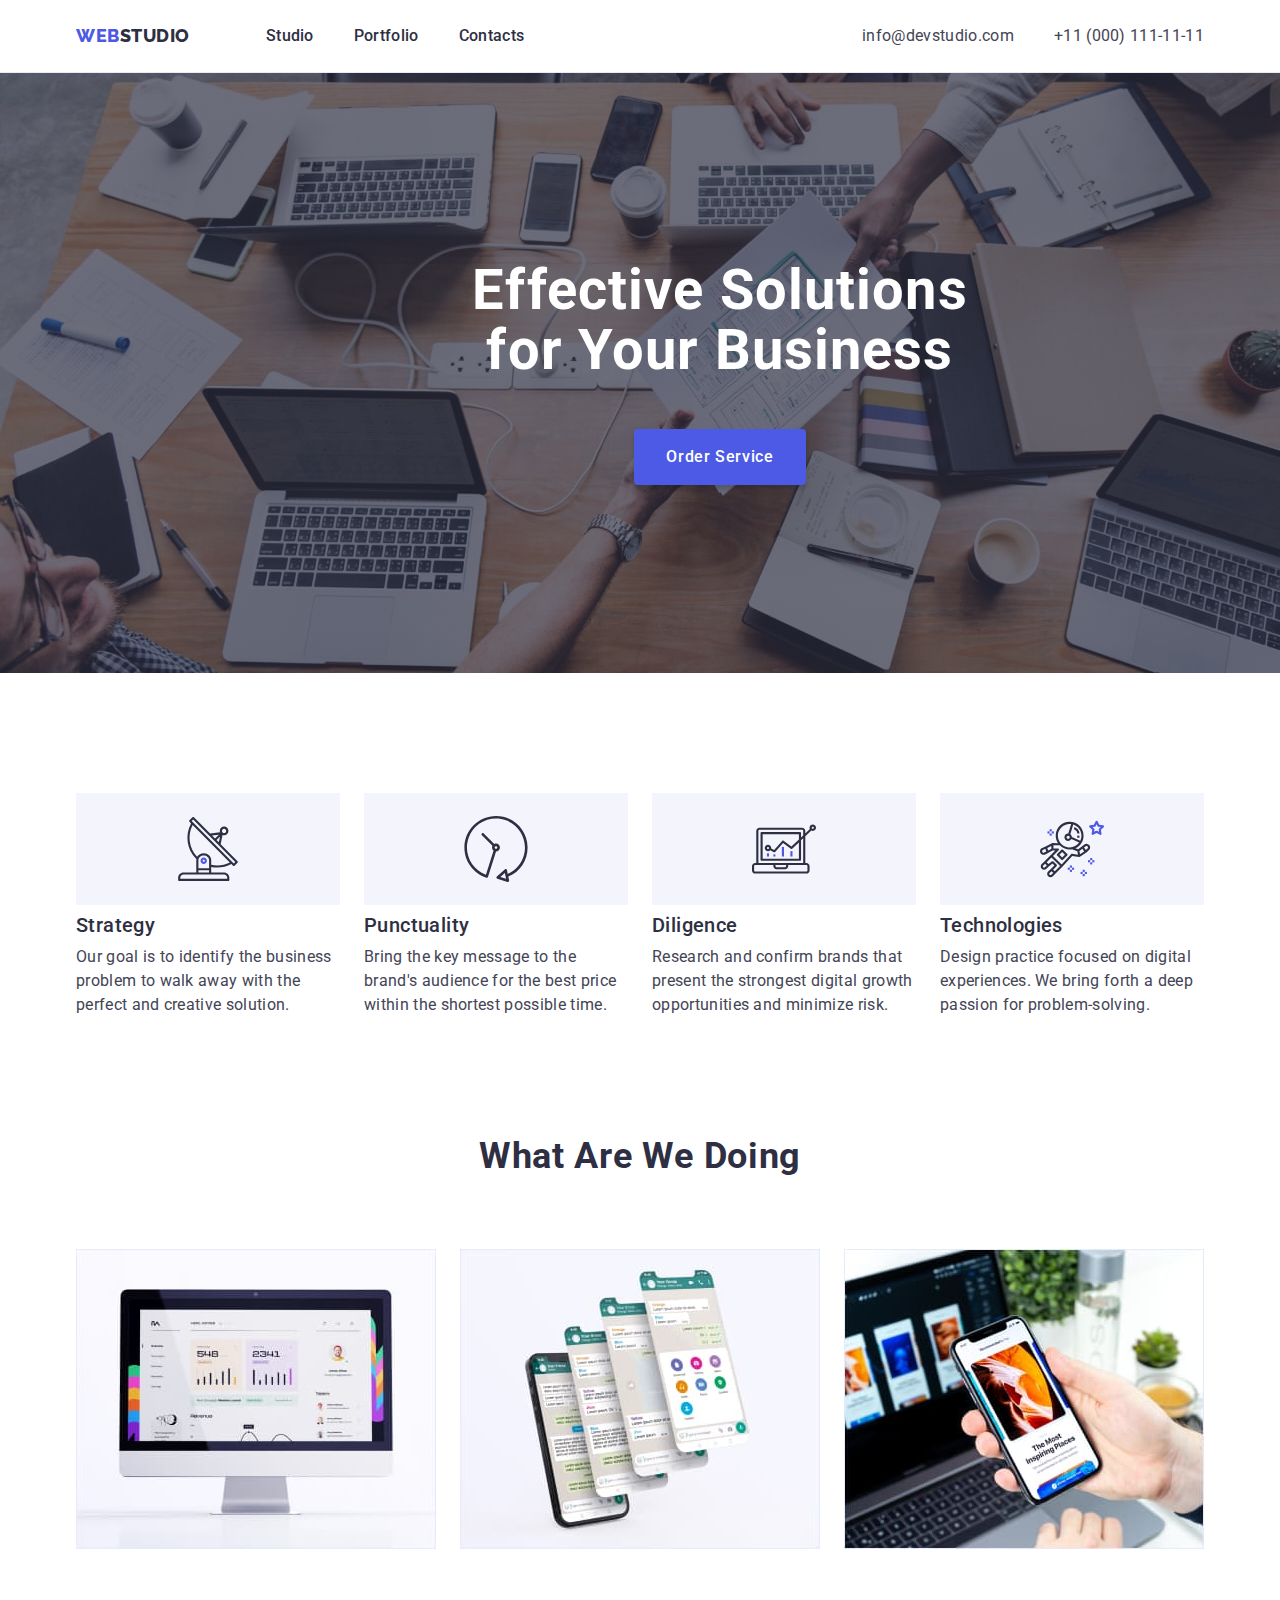
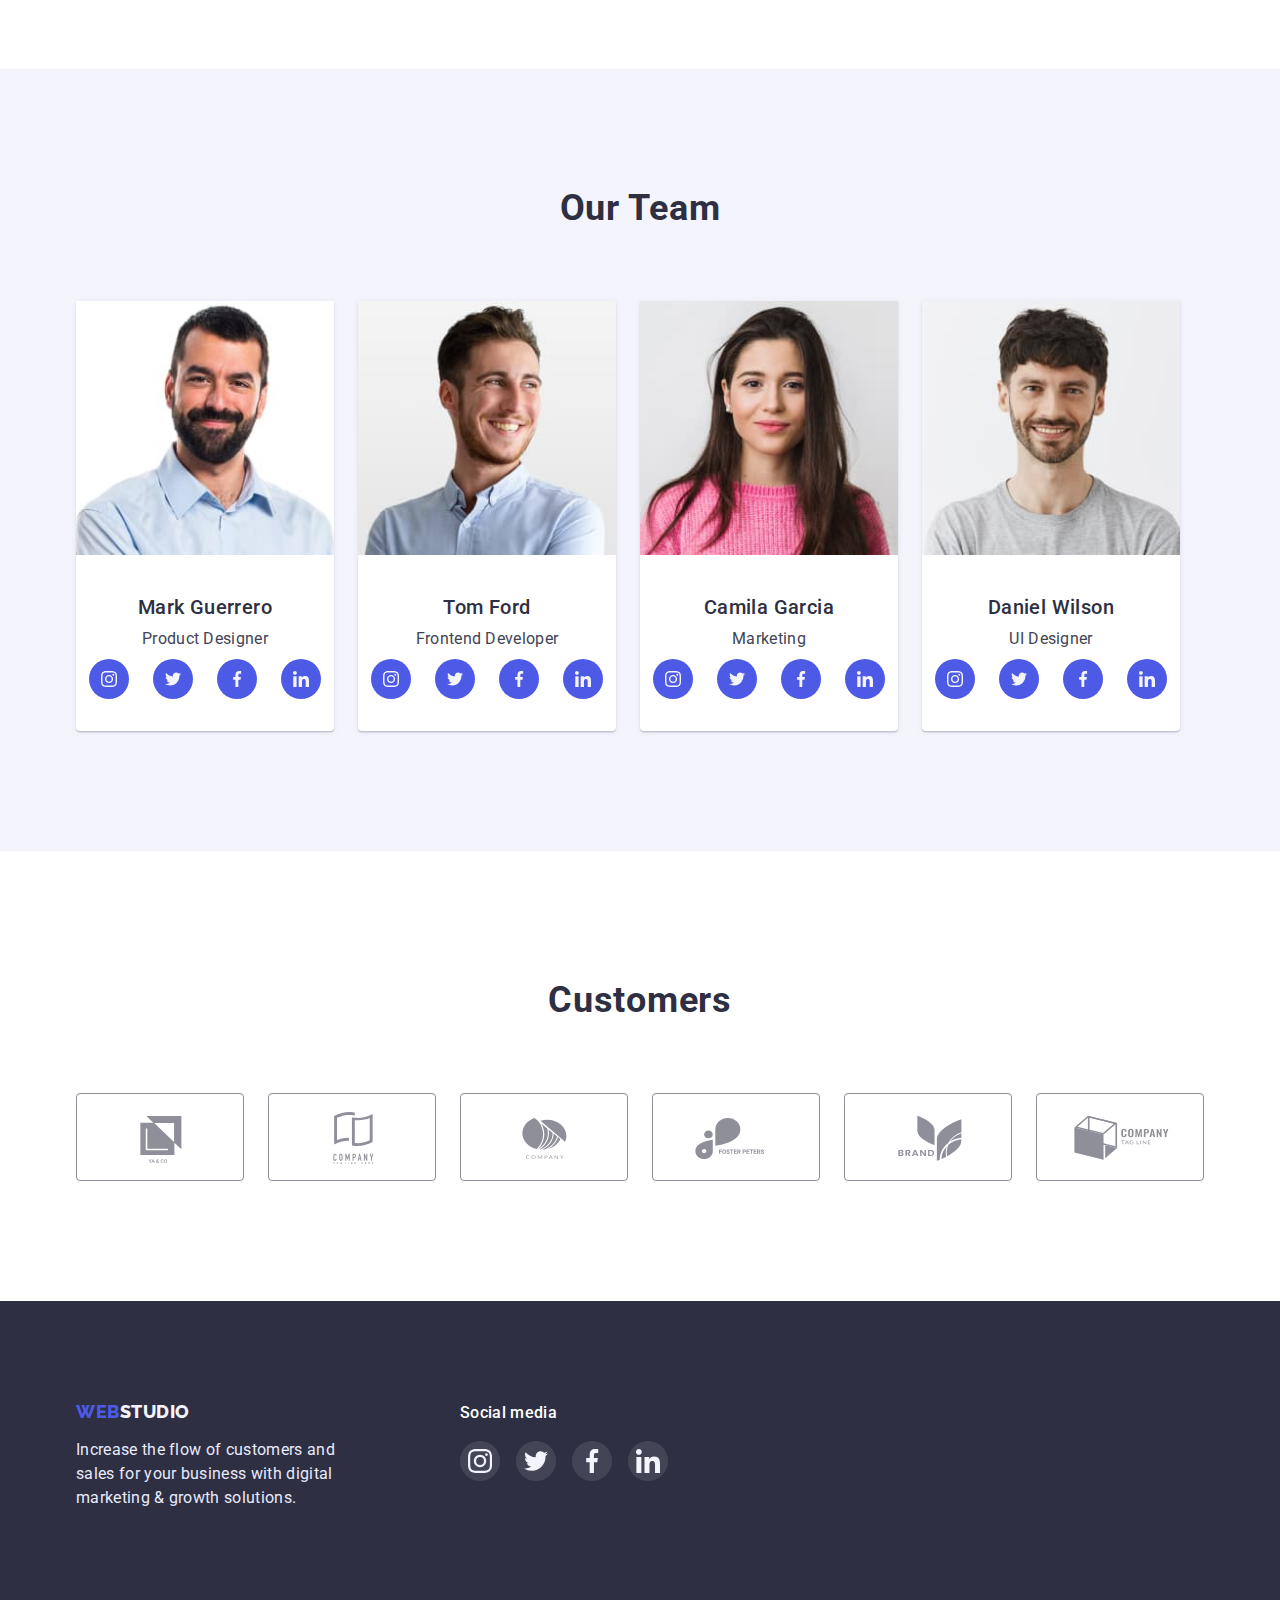
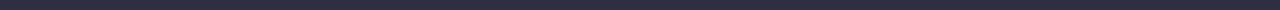
<file: index.html>
<!DOCTYPE html>
<html lang="en">
  <head>
    <meta charset="UTF-8" />
    <meta http-equiv="X-UA-Compatible" content="IE=edge" />
    <meta name="viewport" content="width=device-width, initial-scale=1.0" />
    <title>Effective Solutions for Your Business</title>
    <link href="
https://cdn.jsdelivr.net/npm/modern-normalize@1.1.0/modern-normalize.min.css
" rel="stylesheet"></link>

    <link rel="preconnect" href="https://fonts.googleapis.com" />
    <link rel="preconnect" href="https://fonts.gstatic.com" crossorigin />
    <link
      href="https://fonts.googleapis.com/css2?family=Raleway:wght@800&family=Roboto:wght@400;500;700;900&display=swap"
      rel="stylesheet"
    />

    <link rel="stylesheet" href="./css/styles.css" />
  </head>
  <body>
    <!--HEADER-->
    <header class="header">
      <div class="container header-container">
      <nav class="navigation">
        <a class="logotype" href="./index.html">Web<span class="logotype-part-header">Studio</span></a>
        <ul class="header-list list">
          <li class="header-item">
            <a class="header-link link" href="">Studio</a>
          </li>
          <li class="header-item">
            <a class="header-link link" href="./portfolio.html">Portfolio</a>
          </li>
          <li class="header-item">
            <a class="header-link link" href="">Contacts</a>
          </li>
        </ul>
      </nav>
      <address class="address">
        <ul class="contact-list">
          <li>
            <a class="email" href="mailto:info@devstudio.com">info@devstudio.com</a>
          </li>
          <li>
            <a class="tel" href="tel:+110001111111">+11 (000) 111-11-11</a>
          </li>
        </ul>
      </address>
      </div>
    </header>
    <!--HERO-->
    <main>
      <section class="hero">
        <div class="hero-wrap">
        <h1 class="hero-titel">Effective Solutions for Your Business</h1>
        <button class="modal-btn" type="button">Order Service</button>
        </div>
      </section>
    
      <!--FEATURE-->
      <section class="feature section">
        <div class="container">
        <h2 class="feature-title">Features</h2>
        <ul class="feature-list">
          <li class="feature-item icon-antenna">
            <h3 class="feature-subtitle">Strategy</h3>
            <p class="feature-text">
              Our goal is to identify the business problem to walk away with the
              perfect and creative solution.
            </p>
          </li>
          <li class="feature-item icon-vector">
            <h3 class="feature-subtitle">Punctuality</h3>
            <p class="feature-text">
              Bring the key message to the brand's audience for the best price
              within the shortest possible time.
            </p>
          </li>
          <li class="feature-item icon-diagram">
            <h3 class="feature-subtitle">Diligence</h3>
            <p class="feature-text">
              Research and confirm brands that present the strongest digital
              growth opportunities and minimize risk.
            </p>
          </li>
          <li class="feature-item icon-astronaut">
            <h3 class="feature-subtitle">Technologies</h3>
            <p class="feature-text">
              Design practice focused on digital experiences. We bring forth a
              deep passion for problem-solving.
            </p>
          </li>
        </ul>
        </div>
      </section>
      <!--WORK-->
      <section class="works section">
        <div class="container">
        <h2 class="works-title">What are we doing</h2>

        <ul class="works-list">
          <li class="works-item">
            <img
              class="works-img"
              src="./images/monitor.jpg"
              alt="monitor"
              width="360"
              height="300"
            />
          </li>
          <li class="works-item">
            <img
              class="works-img"
              src="./images/menu.jpg"
              alt="menu"
              width="360"
              height="300"
            />
          </li>
          <li class="works-item">
            <img
              class="works-img"
              src="./images/smartphon.jpg"
              alt="smartphon"
              width="360"
              height="300"
            />
          </li>
        </ul>
        </div>
      </section>
      <!--TEAM-->
      <section class="team section">
        <div class="container">
        <h2 class="team-title">Our Team</h2>
        <ul class="team-list">
          <li class="team-item">
            <img
              class="team-img"
              src="./images/mark.jpg"
              alt="Mark"
              width="264"
              height="260"
            />
            <div class="team-wrap">
            <h3 class="team-name">Mark Guerrero</h3>
            <p class="team-position">Product Designer</p>
            <ul class="team-soc-list list">
              <li class="team-soc-item">
                <a class="team-soc-link link" href="">
                  <svg class="team-soc-icon" width="16" height="16">
                    <use href="./images/icons.svg#icon-instagram"></use>
                  </svg>
                </a>
              </li>
              <li class="team-soc-item">
                <a class="team-soc-link link" href="">
                  <svg class="team-soc-icon" width="16" height="16">
                    <use href="./images/icons.svg#icon-twitter"></use>
                  </svg>
                </a>
              </li>
              <li class="team-soc-item">
                <a class="team-soc-link link" href="">
                  <svg class="team-soc-icon" width="16" height="16">
                    <use href="./images/icons.svg#icon-facebook"></use>
                  </svg>
                </a>
              </li>
              <li class="team-soc-item">
                <a class="team-soc-link link" href="">
                  <svg class="team-soc-icon" width="16" height="16">
                    <use href="./images/icons.svg#icon-linkedin"></use>
                  </svg>
                </a>
              </li>
            </ul>
            </div>
          </li>

          <li class="team-item">
            <img
              class="team-img"
              src="./images/tom.jpg"
              alt="Tom"
              width="264"
              height="260"
            />
            <div class="team-wrap">
            <h3 class="team-name">Tom Ford</h3>
            <p class="team-position">Frontend Developer</p>
            <ul class="team-soc-list list">
              <li class="team-soc-item">
                <a class="team-soc-link link" href="">
                  <svg class="team-soc-icon" width="16" height="16">
                    <use href="./images/icons.svg#icon-instagram"></use>
                  </svg>
                </a>
              </li>
              <li class="team-soc-item">
                <a class="team-soc-link link" href="">
                  <svg class="team-soc-icon" width="16" height="16">
                    <use href="./images/icons.svg#icon-twitter"></use>
                  </svg>
                </a>
              </li>
              <li class="team-soc-item">
                <a class="team-soc-link link" href="">
                  <svg class="team-soc-icon" width="16" height="16">
                  <use href="./images/icons.svg#icon-facebook"></use>
                </svg></a>
              </li>
              <li class="team-soc-item">
                <a class="team-soc-link link" href="">
                  <svg class="team-soc-icon" width="16" height="16">
                    <use href="./images/icons.svg#icon-linkedin"></use>
                  </svg>
                </a>
              </li>
            </ul>
            </div>
          </li>

          <li class="team-item">
            <img
              class="team-img"
              src="./images/camila.jpg"
              alt="Camila"
              width="264"
              height="260"
            />
            <div class="team-wrap">
            <h3 class="team-name">Camila Garcia</h3>
            <p class="team-position">Marketing</p>
            <ul class="team-soc-list list">
              <li class="team-soc-item">
                <a class="team-soc-link link" href="">
                  <svg class="team-soc-icon" width="16" height="16">
                    <use href="./images/icons.svg#icon-instagram"></use>
                  </svg>
                </a>
              </li>
              <li class="team-soc-item">
                <a class="team-soc-link link" href="">
                  <svg class="team-soc-icon" width="16" height="16">
                    <use href="./images/icons.svg#icon-twitter"></use>
                  </svg>
                </a>
              </li>
              <li class="team-soc-item">
                <a class="team-soc-link link" href=""><svg class="team-soc-icon" width="16" height="16">
                  <use href="./images/icons.svg#icon-facebook"></use>
                </svg></a>
              </li>
              <li class="team-soc-item">
                <a class="team-soc-link link" href="">
                  <svg class="team-soc-icon" width="16" height="16">
                    <use href="./images/icons.svg#icon-linkedin"></use>
                  </svg>
                </a>
              </li>
            </ul>
            </div>
          </li>

          <li class="team-item">
            <img
              class="team-img"
              src="./images/daniel.jpg"
              alt="Daniel"
              width="264"
              height="260"
            /><div class="team-wrap">
            <h3 class="team-name">Daniel Wilson</h3>
            <p class="team-position">UI Designer</p>
            <ul class="team-soc-list list">
              <li class="team-soc-item">
                <a class="team-soc-link link" href="">
                  <svg class="team-soc-icon" width="16" height="16">
                    <use href="./images/icons.svg#icon-instagram"></use>
                  </svg>
                </a>
              </li>
              <li class="team-soc-item">
                <a class="team-soc-link link" href="">
                  <svg class="team-soc-icon" width="16" height="16">
                    <use href="./images/icons.svg#icon-twitter"></use>
                  </svg>
                </a>
              </li>
              <li class="team-soc-item">
                <a class="team-soc-link link" href="">
                  <svg class="team-soc-icon" width="16" height="16">
                  <use href="./images/icons.svg#icon-facebook"></use>
                </svg></a>
              </li>
              <li class="team-soc-item">
                <a class="team-soc-link link" href="">
                  <svg class="team-soc-icon" width="16" height="16">
                    <use href="./images/icons.svg#icon-linkedin"></use>
                  </svg>
                </a>
              </li>
            </ul>
            </div>
          </li>
        </ul>
        </div>
      </section>

      <!--- Customers --->
      <section class="customers">
        <div class="container">
          <h2 class="customers-title">Customers</h2>
          <ul class="company-list list">
            <li class="company-item">
              <a class="company-link link" href="">
              <svg class="company-icon" width="104" height="56">
                <use href="./images/icons.svg#icon-Logo-5"></use>
              </svg>
              </a>
            </li>
            <li class="company-item">
              <a class="company-link link" href="">
              <svg class="company-icon" width="104" height="56">
                <use href="./images/icons.svg#icon-Logo-4"></use>
              </svg>
              </a>
            </li>
            <li class="company-item">
              <a class="company-link link" href="">
              <svg class="company-icon" width="104" height="56">
                <use href="./images/icons.svg#icon-Logo-3"></use>
              </svg>
              </a>
            </li>
            <li class="company-item">
              <a class="company-link link" href="">
              <svg class="company-icon" width="104" height="56">
                <use href="./images/icons.svg#icon-Logo-2"></use>
              </svg>
              </a>
            </li>
            <li class="company-item">
              <a class="company-link link" href="">
              <svg class="company-icon" width="104" height="56">
                <use href="./images/icons.svg#icon-Logo-1"></use>
              </svg>
              </a>
            </li>
            <li class="company-item">
              <a class="company-link link" href="">
                <svg class="company-icon" width="104" height="56">
                  <use href="./images/icons.svg#icon-Logo"></use>
                </svg>
                </a>
            </li>

          </ul>

        </div>

      </section>
    </main>
    <!--FOOTER-->
    <footer class="footer">
      <div class="container footer-f">
        <div class="footer-wrap">
      <a class="logotype-footer" href="./index.html">Web<span class="logotype-part-footer">Studio</span></a>
      <p class="footer-text">
        Increase the flow of customers and sales for your business with digital
        marketing & growth solutions.
      </p>
        </div>
         <div class="footer-wrap-soc"> 
          <p class="footer-text-soc">Social media</p>
            <ul class="footer-soc-list list">
              <li class="footer-soc-item">
                <a class="footer-soc-link link" href="">
                  <svg class="footer-soc-icon" width="24" height="24">
                    <use href="./images/icons.svg#icon-instagram"></use>
                  </svg>
                </a>
              </li>
              <li class="footer-soc-item">
                <a class="footer-soc-link link" href="">
                  <svg class="footer-soc-icon" width="24" height="24">
                    <use href="./images/icons.svg#icon-twitter"></use>
                  </svg>
                </a>
              </li>
              <li class="footer-soc-item">
                <a class="footer-soc-link link" href=""><svg class="team-soc-icon" width="24" height="24">
                  <use href="./images/icons.svg#icon-facebook"></use>
                </svg></a>
              </li>
              <li class="footer-soc-item">
                <a class="footer-soc-link link" href="">
                  <svg class="footer-soc-icon" width="24" height="24">
                    <use href="./images/icons.svg#icon-linkedin"></use>
                  </svg>
                </a>
              </li>
            </ul>
         </div>
          </div>
      </footer>
  </body>
</html>
</file>
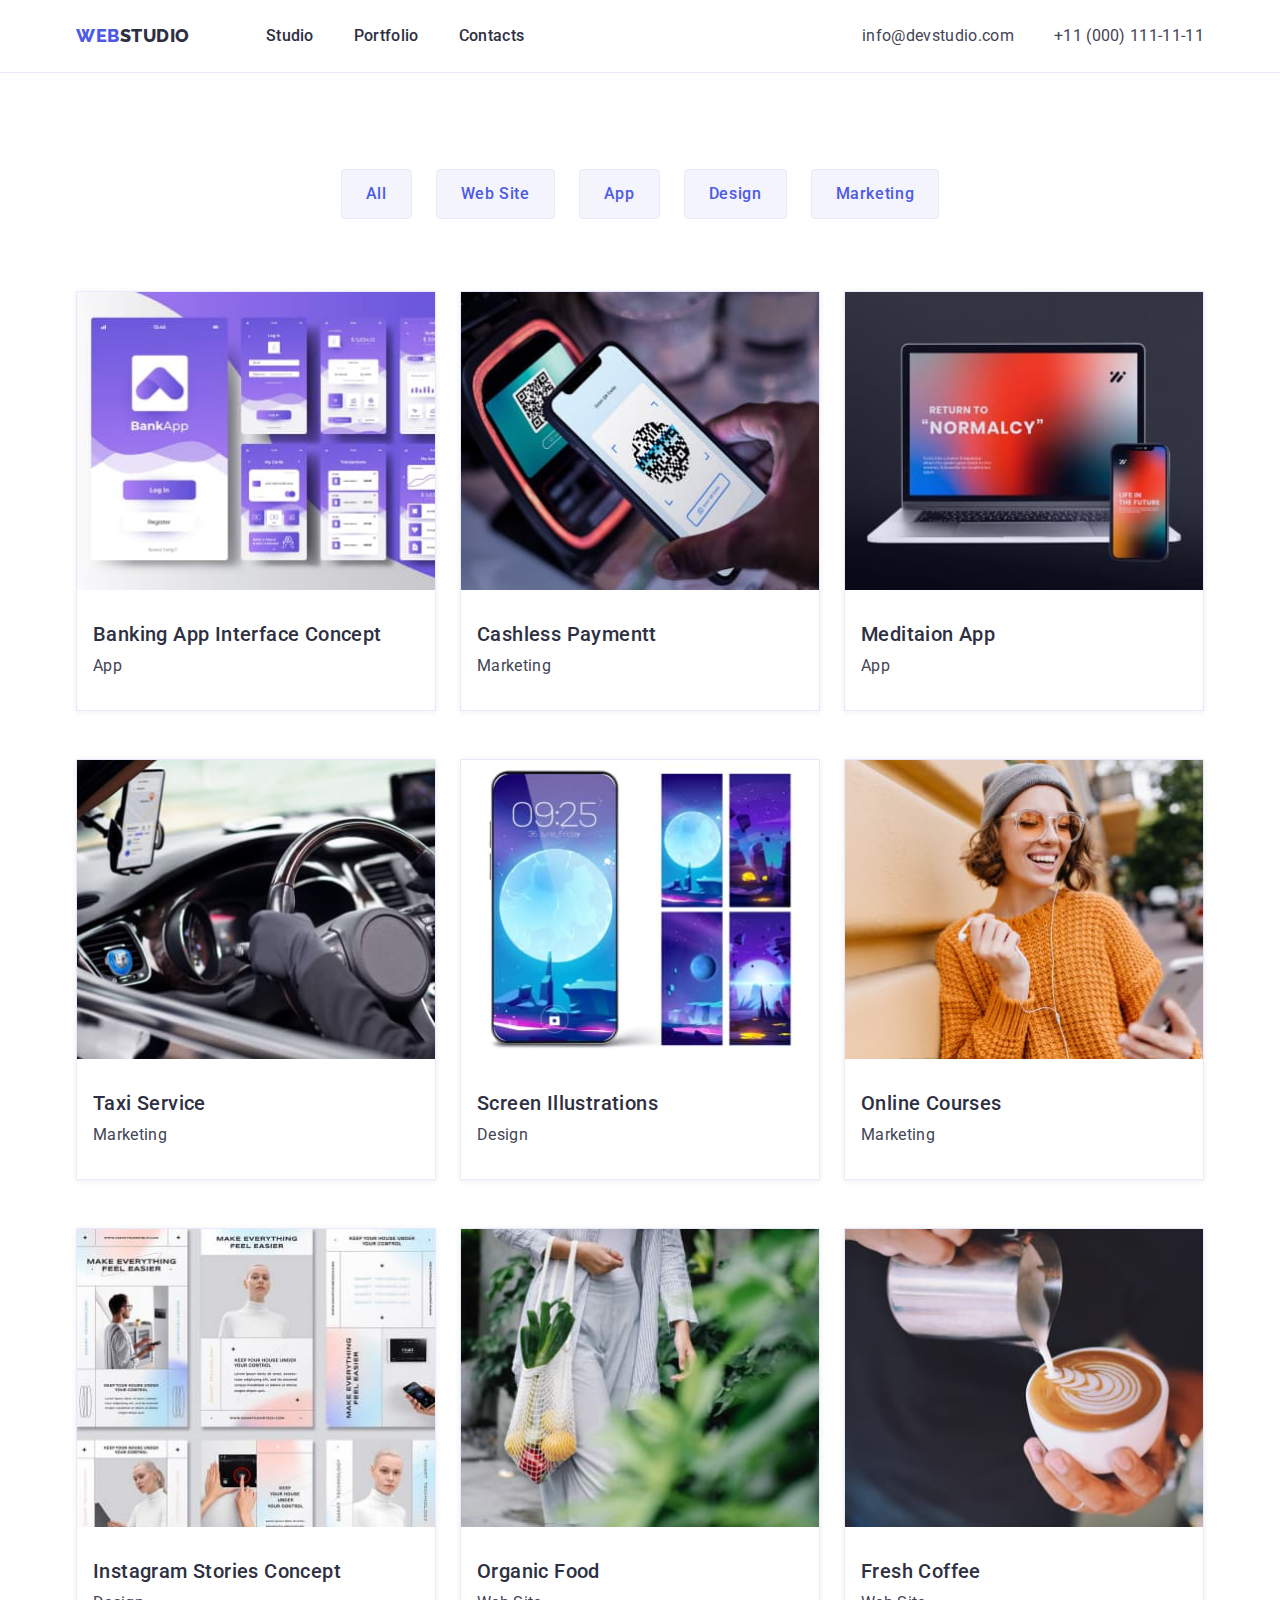
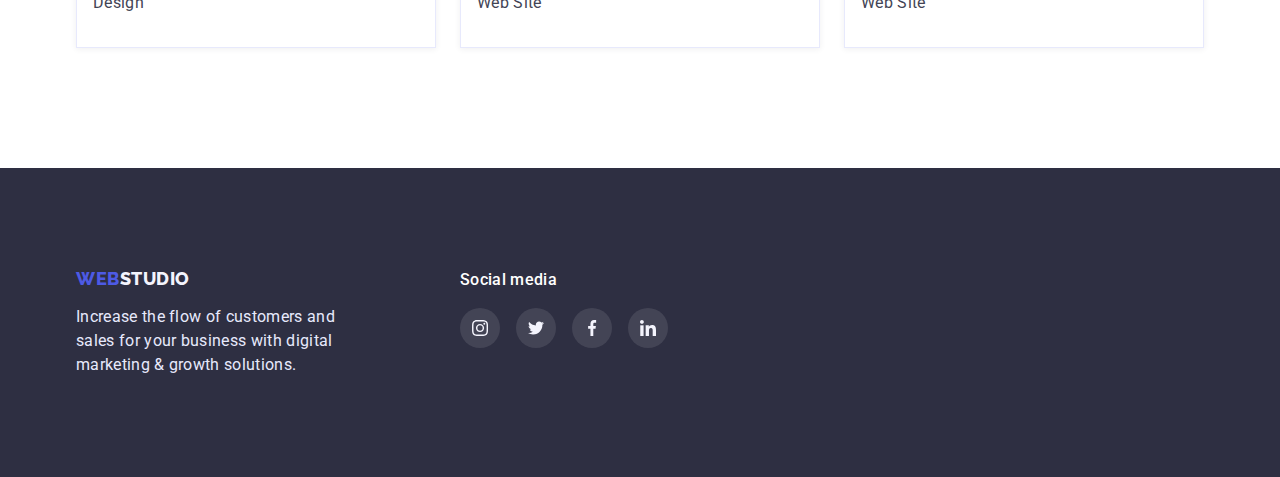
<file: portfolio.html>
<!DOCTYPE html>
<html lang="en">
  <head>
    <meta charset="UTF-8" />
    <meta http-equiv="X-UA-Compatible" content="IE=edge" />
    <meta name="viewport" content="width=device-width, initial-scale=1.0" />
    <title>Effective Solutions for Your Business</title>
    <link href="
https://cdn.jsdelivr.net/npm/modern-normalize@1.1.0/modern-normalize.min.css
" rel="stylesheet"></link>

    <link rel="preconnect" href="https://fonts.googleapis.com" />
    <link rel="preconnect" href="https://fonts.gstatic.com" crossorigin />
    <link
      href="https://fonts.googleapis.com/css2?family=Raleway:wght@800&family=Roboto:wght@400;500;700;900&display=swap"
      rel="stylesheet"
    />

    <link rel="stylesheet" href="./css/styles.css" />
  </head>
  <body>
    <!--HEADER-->
    <header class="header section">
      <div class="container header-container">
      <nav class="navigation">
        <a class="logotype" href="./index.html">Web<span class="logotype-part-header">Studio</span></a>
        <ul class="header-list list">
          <li class="header-item">
            <a class="header-link link" href="./index.html">Studio</a>
          </li>
          <li class="header-item">
            <a class="header-link link" href="./portfolio.html">Portfolio</a>
          </li>
          <li class="header-item">
            <a class="header-link link" href="">Contacts</a>
          </li>
        </ul>
      </nav>
      <address class="address">
        <ul class="contact-list">
          <li>
            <a class="email" href="mailto:info@devstudio.com">info@devstudio.com</a>
          </li>
          <li>
            <a class="tel" href="tel:+110001111111">+11 (000) 111-11-11</a>
          </li>
        </ul>
      </address>
      </div>
    </header>
    <!--FILTER-->
    <main>
      <section class="portfolio-page">
        <div class="container">
        <h1 class="filter-title">Portfolio</h1>
        <ul class="filter-list">
          <li class="filter-item">
            <button class="filter-btn" type="button">All</button>
          </li>
          <li class="filter-item">
            <button class="filter-btn" type="button">Web Site</button>
          </li>
          <li class="filter-item">
            <button class="filter-btn" type="button">App</button>
          </li>
          <li class="filter-item">
            <button class="filter-btn" type="button">Design</button>
          </li>
          <li class="filter-item">
            <button class="filter-btn" type="button">Marketing</button>
          </li>
        </ul>
    
        <!--Project Card-->
        
        <ul class="card-list">
          <li class="card-item">
            <img
              class="card-img"
              src="./images/banking.jpg"
              alt="bankig app interface concept"
              width="360"
              height="300"
            />
            <div class="card-wrap">
            <h2 class="card-title">Banking App Interface Concept</h2>
            <p class="card-text">App</p>
            </div>
          </li>
          <li class="card-item">
            <img
              class="card-img"
              src="./images/cashless.jpg"
              alt="cashless paymentt"
              width="360"
              height="300"
            />
            <div class="card-wrap">
            <h2 class="card-title">Cashless Paymentt</h2>
            <p class="card-text">Marketing</p>
            </div>
          </li>

          <li class="card-item">
            <img
              class="card-img"
              src="./images/meditaion.jpg"
              alt="meditaion app"
              width="360"
              height="300"
            />
            <div class="card-wrap">
            <h2 class="card-title">Meditaion App</h2>
            <p class="card-text">App</p>
            </div>
          </li>

          <li class="card-item">
            <img
              class="card-img"
              src="./images/taxi.jpg"
              alt="taxi Service"
              width="360"
              height="300"
            />
            <div class="card-wrap">
            <h2 class="card-title">Taxi Service</h2>
            <p class="card-text">Marketing</p>
            </div>
          </li>

          <li class="card-item">
            <img
              class="card-img"
              src="./images/screen.jpg"
              alt="screen Illustrations"
              width="360"
              height="300"
            />
            <div class="card-wrap">
            <h2 class="card-title">Screen Illustrations</h2>
            <p class="card-text">Design</p>
            </div>
          </li>

          <li class="card-item">
            <img
              class="card-img"
              src="./images/online.jpg"
              alt="online courses"
              width="360"
              height="300"
            />
            <div class="card-wrap">
            <h2 class="card-title">Online Courses</h2>
            <p class="card-text">Marketing</p>
            </div>
          </li>

          <li class="card-item">
            <img
              class="card-img"
              src="./images/instagram.jpg"
              alt="instagram stories concept"
              width="360"
              height="300"
            />
            <div class="card-wrap">
            <h2 class="card-title">Instagram Stories Concept</h2>
            <p class="card-text">Design</p>
            </div>
          </li>

          <li class="card-item">
            <img
              class="card-img"
              src="./images/organic.jpg"
              alt="organic food"
              width="360"
              height="300"
            />
            <div class="card-wrap">
            <h2 class="card-title">Organic Food</h2>
            <p class="card-text">Web Site</p>
            </div>
          </li>

          <li class="card-item">
            <img
              class="card-img"
              src="./images/cup.jpg"
              alt="fresh coffee"
              width="360"
              height="300"
            />
            <div class="card-wrap">
            <h2 class="card-title">Fresh Coffee</h2>
            <p class="card-text">Web Site</p>
            </div>
          </li>
        </ul>
        </div>
      </section>
    </main>
    <!--FOOTER-->
    <footer class="footer">
      <div class="container footer-f">
        <div class="footer-wrap">
      <a class="logotype-footer" href="./index.html">Web<span class="logotype-part-footer">Studio</span></a>
      <p class="footer-text">
        Increase the flow of customers and sales for your business with digital
        marketing & growth solutions.
      </p>
        </div>
         <div class="footer-wrap-soc"> 
          <p class="footer-text-soc">Social media</p>
            <ul class="footer-soc-list list">
              <li class="footer-soc-item">
                <a class="footer-soc-link link" href="">
                  <svg class="footer-soc-icon" width="16" height="16">
                    <use href="./images/icons.svg#icon-instagram"></use>
                  </svg>
                </a>
              </li>
              <li class="footer-soc-item">
                <a class="footer-soc-link link" href="">
                  <svg class="footer-soc-icon" width="16" height="16">
                    <use href="./images/icons.svg#icon-twitter"></use>
                  </svg>
                </a>
              </li>
              <li class="footer-soc-item">
                <a class="footer-soc-link link" href=""><svg class="team-soc-icon" width="16" height="16">
                  <use href="./images/icons.svg#icon-facebook"></use>
                </svg></a>
              </li>
              <li class="footer-soc-item">
                <a class="footer-soc-link link" href="">
                  <svg class="footer-soc-icon" width="16" height="16">
                    <use href="./images/icons.svg#icon-linkedin"></use>
                  </svg>
                </a>
              </li>
            </ul>
         </div>
          </div>
      </footer>
  </body>
</html>
</file>
<file: css/styles.css>
:root {
  --primary-font: "Roboto", sans-serif;
  --secondary-font: "Raleway", sans-serif;
  --primary-text-color: #2e2f42;
  --secondary-text-color: #434455;
  --accent-color: #404bbf;
  --white-color: #ffffff;
  --background-color: #f4f4fd;
}

ul,
ol {
  list-style: none;
  text-decoration: none;
}

.list {
  list-style: none;
}

.link {
  text-decoration: none;
}

a {
  text-decoration: none;
}

body {
  font-family: "Roboto", sans-serif;
}

h1,
h2,
h3,
h4,
p {
  margin-top: 0;
  margin-bottom: 0;
}

ul,
ol {
  margin-top: 0;
  margin-bottom: 0;
  padding-left: 0;
}

img {
  display: block;
  max-width: 100%;
  height: auto;
}

* {
  box-sizing: border-box;
}

/*======================= HEADER =======================*/
.section {
  padding-top: 120px;
  /* padding-bottom: 120px;*/
}

.header {
  padding-top: 24px;
  padding-bottom: 24px;
  border-bottom: 1px solid #e7e9fc;
}

.header-container {
  display: flex;
  align-items: center;
}

.navigation {
  display: flex;
  align-items: center;
}

.logotype {
  font-family: "Raleway", sans-serif;
  font-weight: 800;
  font-size: 18px;
  line-height: 1.33;
  display: flex;
  align-items: center;
  letter-spacing: 0.03em;
  text-transform: uppercase;
  color: #4d5ae5;
  margin-right: 76px;
}

.logotype-part-header {
  color: #2e2f42;
}

.header-list {
  display: flex;
  align-items: center;
}

.header-item:not(:last-child) {
  margin-right: 40px;
}

.header-link {
  font-weight: 500;
  font-size: 16px;
  line-height: 1.5;
  letter-spacing: 0.02em;
  color: var(--primary-text-color);
}

.header-link:hover,
.header-link:focus {
  color: #4d5ae5;
}

.address {
  margin-left: auto;
}

.email {
  font-size: 16px;
  line-height: 1.5;
  letter-spacing: 0.02em;
  color: var(--secondary-text-color);
  font-style: normal;
}

.email:hover,
.email:focus {
  color: #4d5ae5;
}

.tel {
  font-size: 16px;
  line-height: 1.5;
  letter-spacing: 0.02em;
  color: var(--secondary-text-color);
  font-style: normal;
  margin-left: 40px;
}

.tel:hover,
.tel:focus {
  color: #4d5ae5;
}
.contact-list {
  display: flex;
  align-items: center;
}

/*======================= HERO =======================*/
.hero {
  text-align: center;
  padding-top: 188px;
  padding-bottom: 188px;
  min-width: 1440px;
  height: 600px;
  margin-left: auto;
  margin-right: auto;
  background: rgba(46, 47, 66, 0.7);
  background-image: linear-gradient(
      rgba(46, 47, 66, 0.7),
      rgba(46, 47, 66, 0.7)
    ),
    url(../images/office.jpg);
  background-repeat: no-repeat;
  background-position: center;
  background-size: cover;
}

.hero-titel {
  font-size: 56px;
  line-height: 1.07;
  text-align: center;
  letter-spacing: 0.02em;
  /* background: var(--primary-text-color);*/
  color: var(--white-color);
  max-width: 500px;
  justify-content: center;
  margin-right: auto;
}

.modal-btn {
  padding-top: 16px;
  padding-bottom: 16px;
  padding-left: 32px;
  padding-right: 32px;
  font-weight: 500;
  font-family: "Roboto", sans-serif;
  font-size: 16px;
  line-height: 1.5;
  letter-spacing: 0.04em;
  cursor: pointer;
  background-color: #4d5ae5;
  color: var(--white-color);
  display: inline-block;
  border-radius: 4px;
  margin-top: 48px;
  box-shadow: 0px 4px 4px rgba(0, 0, 0, 0.15);
  border: none;
}

.modal-btn:hover,
.modal-btn:focus {
  background-color: var(--accent-color);
  color: var(--white-color);
}

.hero-wrap {
  display: inline-block;
}

/*======================= FEATURE =======================*/
.feature-title,
.filter-title {
  display: none;
}

.feature-list {
  display: flex;
  width: 264px;
  align-items: flex-start;
  padding: 0px;
  gap: 24px;
}

.feature-subtitle {
  font-family: "Roboto", sans-serif;
  font-weight: 500;
  font-size: 20px;
  line-height: 1.2;
  letter-spacing: 0.02em;
  color: var(--primary-text-color);
  margin-bottom: 8px;
  width: 264px;
}

.feature-text {
  font-family: "Roboto", sans-serif;
  font-size: 16px;
  line-height: 1.5;
  letter-spacing: 0.02em;
  color: var(--secondary-text-color);
  width: 264px;
}

.feature-item::before {
  display: block;
  content: "";
  height: 112px;
  background-size: 64px;
  background-repeat: no-repeat;
  background-position: center;
  background-color: var(--background-color);
  margin-bottom: 8px;
}

.icon-antenna:before {
  background-image: url(../images/antenna.svg);
}
.icon-vector:before {
  background-image: url(../images/Vector.svg);
}
.icon-diagram:before {
  background-image: url(../images/diagram.svg);
}
.icon-astronaut:before {
  background-image: url(../images/astronaut.svg);
}
/*======================= WORK =======================*/
.works {
  padding-bottom: 120px;
}
.works-title {
  font-size: 36px;
  line-height: 1.11;
  letter-spacing: 0.02em;
  text-transform: capitalize;
  color: var(--primary-text-color);
  text-align: center;
  margin-bottom: 72px;
}
.works-list {
  display: flex;
  gap: 24px;
}

/*======================== TEAM =======================*/
.team {
  background-color: var(--background-color);
  padding-bottom: 120px;
}

.team-title {
  font-size: 36px;
  line-height: 1.11;
  letter-spacing: 0.02em;
  text-transform: capitalize;
  color: var(--primary-text-color);
  text-align: center;
  margin-bottom: 72px;
}

.team-list {
  display: flex;
}
.team-name {
  font-weight: 500;
  font-size: 20px;
  line-height: 1.2;
  letter-spacing: 0.02em;
  color: var(--primary-text-color);
  margin: 8px;
  text-align: center;
}

.team-position {
  font-size: 16px;
  line-height: 1.5;
  letter-spacing: 0.02em;
  color: var(--secondary-text-color);
  text-align: center;
  margin-bottom: 8px;
}

.team-item {
  /*flex-basis: calc((100%-64px) / 4);*/
  border-radius: 0px 0px 4px 4px;
  background-color: #ffffff;
  margin-right: 24px;
  box-shadow: 0px 1px 6px rgba(46, 47, 66, 0.08),
    0px 1px 1px rgba(46, 47, 66, 0.16), 0px 2px 1px rgba(46, 47, 66, 0.08);
}
.team-wrap {
  padding-top: 32px;
  padding-bottom: 32px;
}

.team-soc-list {
  display: flex;
  justify-content: center;
  gap: 24px;
}

.team-soc-item {
  width: 40px;
  height: 40px;
}

.team-soc-link {
  width: 100%;
  height: 100%;
  border-radius: 50%;
  display: flex;
  justify-content: center;
  align-items: center;
  background-color: #4d5ae5;
}
.team-soc-icon {
  fill: #f4f4fd;
}

.team-soc-link:is(:hover, :focus) {
  background-color: var(--accent-color);
}

/*======================= CUSTOMERS ====================*/
.customers {
  padding-bottom: 120px;
}
.customers-title {
  font-weight: 700;
  font-size: 36px;
  line-height: 1.11;
  text-align: center;
  letter-spacing: 0.02em;
  text-transform: capitalize;
  color: #2e2f42;
  padding-top: 130px;
  padding-bottom: 72px;
}

.company-list {
  display: flex;
  gap: 24px;
}

.company-item {
  width: calc((100% - 120px) / 6);
  height: 88px;
}
.company-link {
  width: 100%;
  height: 100%;
  border: 1px solid #8e8f99;
  border-radius: 4px;
  display: flex;
  align-items: center;
  justify-content: center;
}
.company-icon {
  fill: #8e8f99;
}

.company-link:is(:hover, :focus) {
  border: 1px solid var(--accent-color);
}

.company-link:is(:hover, :focus) .company-icon {
  fill: var(--accent-color);
}

/*======================= FOOTER =======================*/
.footer {
  padding-top: 100px;
  padding-bottom: 100px;
  background-color: var(--primary-text-color);
}
.footer-text {
  font-size: 16px;
  line-height: 1.5;
  letter-spacing: 0.02em;
  color: #e7e9fc;
  max-width: 264px;
  margin-top: 16px;
  display: flex;
}
.footer-f {
  display: flex;
}

.logotype-part-footer {
  color: #f4f4fd;
}

.logotype-footer {
  font-family: "Raleway", sans-serif;
  color: #4d5ae5;
  font-weight: 800;
  font-size: 18px;
  line-height: 21px;
  align-items: center;
  letter-spacing: 0.03em;
  text-transform: uppercase;
}

.footer-wrap-soc {
  margin-left: 120px;
}

.footer-soc-list {
  display: flex;
  gap: 16px;
}

.footer-soc-item {
  width: 40px;
  height: 40px;
}

.footer-soc-link {
  width: 100%;
  height: 100%;
  border-radius: 50%;
  display: flex;
  justify-content: center;
  align-items: center;
  background: rgba(255, 255, 255, 0.1);
}
.footer-soc-icon {
  fill: #f4f4fd;
}

.footer-soc-link:is(:hover, :focus) {
  background-color: #31d0aa;
}
.footer-text-soc {
  font-family: "Roboto", sans-serif;
  display: flex;
  font-weight: 500;
  font-size: 16px;
  line-height: 1.5;
  letter-spacing: 0.02em;
  color: #ffffff;
  text-align: center;
  justify-content: left;
  margin-bottom: 16px;
}
/*======================= FILTER =======================*/
.portfolio-page {
  padding-top: 96px;
  padding-bottom: 120px;
}
.filter-btn {
  font-family: "Roboto", sans-serif;
  font-weight: 500;
  font-size: 16px;
  line-height: 1.5;
  display: flex;
  align-items: center;
  text-align: center;
  letter-spacing: 0.04em;
  color: #4d5ae5;
  padding: 12px 24px;
  cursor: pointer;
  background: #f4f4fd;
  border: 1px solid #e7e9fc;
  border-radius: 4px;
}

.filter-btn:hover,
.filter-btn:focus {
  background-color: var(--accent-color);
  color: var(--white-color);
  background: #404bbf;
  box-shadow: 0px 3px 1px rgba(0, 0, 0, 0.1), 0px 2px 1px rgba(0, 0, 0, 0.08),
    0px 2px 2px rgba(0, 0, 0, 0.12);
  border-radius: 4px;
}

.filter-list {
  display: flex;
  justify-content: center;
  gap: 24px;
  /* margin-top: 96px;*/
  margin-bottom: 72px;
}

/*======================= Project Card =======================*/
.card-title {
  font-weight: 500;
  font-size: 20px;
  line-height: 1.2;
  letter-spacing: 0.02em;
  color: var(--primary-text-color);
  margin-bottom: 8px;
}

.card-text {
  font-size: 16px;
  line-height: 1.5;
  letter-spacing: 0.02em;
  color: var(--secondary-text-color);
}

.card-list {
  display: flex;
  flex-wrap: wrap;
  column-gap: 24px;
  row-gap: 48px;
  margin-top: 72px;
}
.card-item {
  width: calc((100% - 48px) / 3);
  border: 1px solid #e7e9fc;
  box-shadow: 0px 1px 6px rgba(46, 47, 66, 0.08);
  cursor: pointer;
}

.card-item:is(:hover, :focus) {
  box-shadow: 0px 1px 6px rgba(46, 47, 66, 0.08),
    0px 1px 1px rgba(46, 47, 66, 0.16), 0px 2px 1px rgba(46, 47, 66, 0.08);
}
.card-wrap {
  padding-top: 32px;
  padding-bottom: 32px;
  padding-left: 16px;
}

/*======================= CONTAINER ==========================*/
.container {
  width: 1158px;
  padding-left: 15px;
  padding-right: 15px;

  margin-left: auto;
  margin-right: auto;
}
</file>
